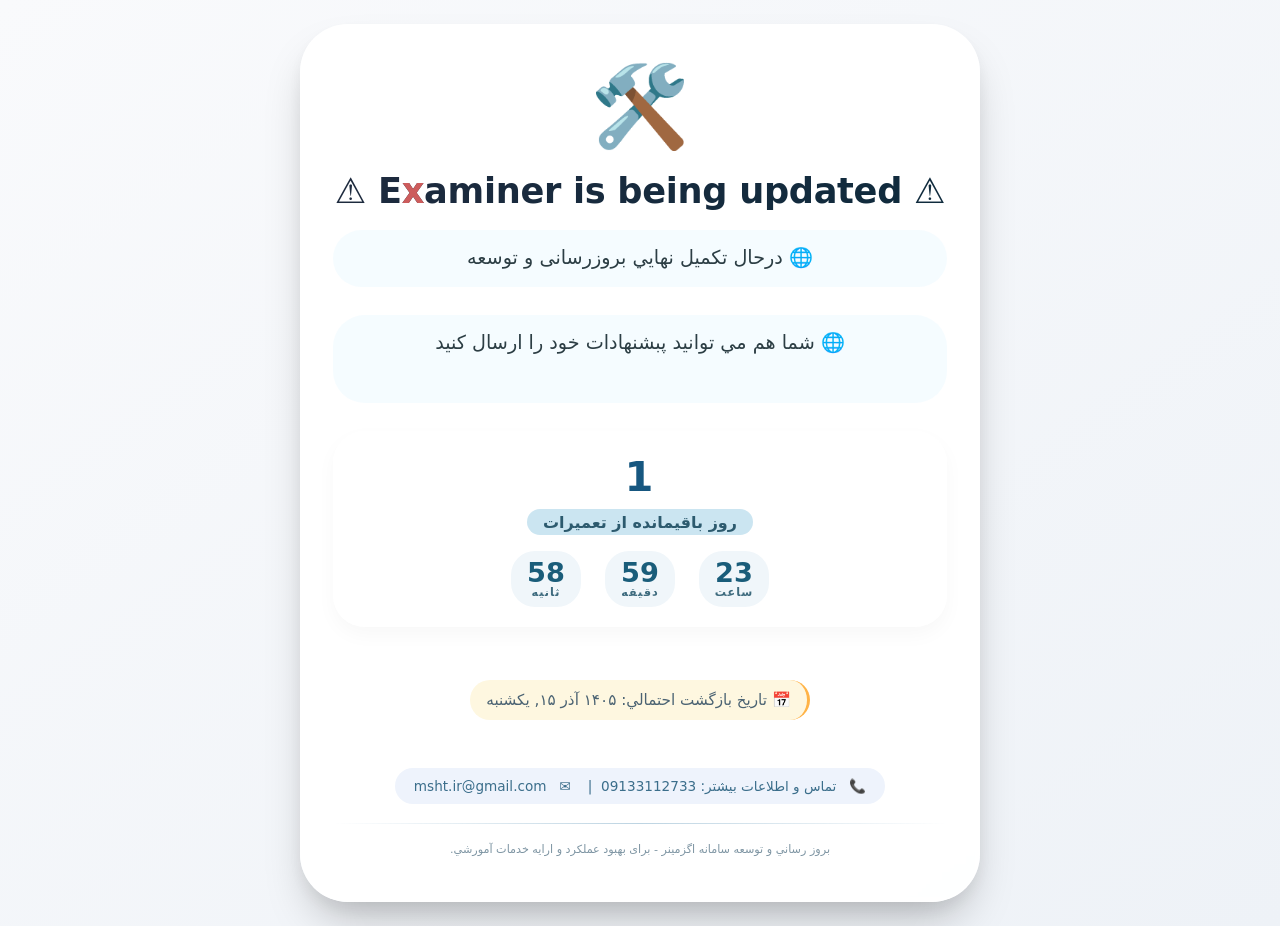
<file: ExaminerB/.appCatalog/index.html>
<!DOCTYPE html>
<html lang="fa" dir="rtl">
<head>
    <meta charset="UTF-8">
    <meta name="viewport" content="width=device-width, initial-scale=1.0, user-scalable=yes">
    <title>سایت در حال تعمیرات</title>
    <style>
        * {
            margin: 0;
            padding: 0;
            box-sizing: border-box;
        }

        body {
            background: linear-gradient(145deg, #f9fafc 0%, #eef2f7 100%);
            font-family: 'Segoe UI', 'Tahoma', 'Roboto', 'Vazir', system-ui, -apple-system, 'Helvetica Neue', sans-serif;
            min-height: 100vh;
            display: flex;
            align-items: center;
            justify-content: center;
            padding: 1.5rem;
        }

        /* کانتینر اصلی با افکت شیشه‌ای و سایه نرم */
        .maintenance-card {
            max-width: 680px;
            width: 100%;
            background: rgba(255, 255, 255, 0.94);
            backdrop-filter: blur(2px);
            border-radius: 3rem;
            box-shadow: 0 25px 45px -12px rgba(0, 0, 0, 0.25), 0 8px 18px rgba(0, 0, 0, 0.05);
            padding: 2.2rem 2rem 2.8rem;
            text-align: center;
            transition: all 0.3s ease;
            border: 1px solid rgba(255,255,255,0.6);
        }

        @media (max-width: 550px) {
            .maintenance-card {
                padding: 1.8rem 1.2rem 2.2rem;
                border-radius: 2rem;
            }
        }

        /* آیکون بزرگ تعمیرات با انیمیشن خفیف */
        .icon-tools {
            font-size: 5rem;
            margin-bottom: 1rem;
            display: inline-block;
            animation: subtleWrench 2.2s infinite ease-in-out;
        }

        @keyframes subtleWrench {
            0% { transform: rotate(0deg) scale(1); }
            50% { transform: rotate(8deg) scale(1.08); }
            100% { transform: rotate(0deg) scale(1); }
        }

        /* عنوان اصلی */
        h1 {
            font-size: 2.2rem;
            font-weight: 800;
            background: linear-gradient(135deg, #1e2a3e, #0f2b3d);
            background-clip: text;
            -webkit-background-clip: text;
            color: transparent;
            margin-bottom: 1.2rem;
            letter-spacing: -0.3px;
        }

        @media (max-width: 480px) {
            h1 {
                font-size: 1.8rem;
            }
        }

        /* متن پیام اصلی */
        .message {
            font-size: 1.2rem;
            line-height: 1.6;
            color: #2c3e44;
            background: #ecf9ff80;
            padding: 0.8rem 1rem;
            border-radius: 2rem;
            margin-bottom: 1.8rem;
            font-weight: 500;
            backdrop-filter: blur(2px);
        }

        /* باکس تایمر و روزهای باقیمانده */
        .timer-box {
            background: #ffffffdd;
            backdrop-filter: blur(8px);
            border-radius: 2rem;
            padding: 1.2rem 1rem;
            margin: 1.8rem 0;
            border: 1px solid #ffffffaa;
            box-shadow: 0 8px 20px rgba(0,0,0,0.03);
        }

        .days-remaining {
            font-size: 2.6rem;
            font-weight: 800;
            background: linear-gradient(120deg, #1f6392, #0e4b6e);
            background-clip: text;
            -webkit-background-clip: text;
            color: transparent;
            line-height: 1.2;
            letter-spacing: 2px;
        }

        .days-label {
            font-size: 1rem;
            font-weight: 600;
            color: #2c5a6e;
            background: #cbe5f1;
            display: inline-block;
            padding: 0.2rem 1rem;
            border-radius: 40px;
            margin-top: 0.5rem;
        }

        .countdown-row {
            display: flex;
            justify-content: center;
            gap: 1.5rem;
            flex-wrap: wrap;
            margin-top: 1rem;
        }

        .countdown-item {
            background: #f0f6fa;
            border-radius: 1.5rem;
            padding: 0.5rem 0.9rem;
            min-width: 70px;
            text-align: center;
        }

        .countdown-number {
            font-size: 1.7rem;
            font-weight: 800;
            color: #1a5d7a;
            line-height: 1;
        }

        .countdown-text {
            font-size: 0.7rem;
            text-transform: uppercase;
            color: #3e6b7e;
            letter-spacing: 1px;
            font-weight: 600;
        }

        /* توضیحات تکمیلی */
        .info-text {
            color: #4a6272;
            margin: 1.5rem 0 1rem;
            font-size: 0.95rem;
            background: #fef7e0;
            padding: 0.7rem 1rem;
            border-radius: 2rem;
            display: inline-block;
            width: auto;
            border-right: 3px solid #ffb347;
        }

        /* آیکون سوشال یا تماس */
        .contact-hint {
            margin-top: 2rem;
            display: flex;
            align-items: center;
            justify-content: center;
            gap: 0.8rem;
            flex-wrap: wrap;
            font-size: 0.85rem;
            color: #3b6e8b;
            background: #eef3fc;
            padding: 0.6rem 1.2rem;
            border-radius: 3rem;
            width: fit-content;
            margin-left: auto;
            margin-right: auto;
        }

        .contact-hint span {
            font-weight: 500;
        }

        hr {
            margin: 1.2rem 0;
            border: none;
            height: 1px;
            background: radial-gradient(circle, #bdd4e2, transparent);
        }

        footer {
            font-size: 0.7rem;
            color: #7e95a3;
            margin-top: 1.2rem;
        }

        @keyframes fadeSlide {
            from {
                opacity: 0;
                transform: translateY(12px);
            }
            to {
                opacity: 1;
                transform: translateY(0);
            }
        }

        .maintenance-card > * {
            animation: fadeSlide 0.45s ease forwards;
        }
    </style>
</head>
<body>

<div class="maintenance-card">
    <!-- نماد ابزارها -->
    <div class="icon-tools">
        🛠️
    </div>

    <h1>⚠️ E<span style="color:indianred">x</span>aminer is being updated ⚠️</h1>

    <div class="message">
        🌐 درحال تکميل نهايي بروزرسانی و توسعه<br>

    </div>
    <div class="message">
        🌐  شما هم مي توانيد پبشنهادات خود را ارسال کنيد
        <br>

        <br>
    </div>

    <div class="timer-box">
        <div class="days-remaining" id="daysCount">2</div>
        <div class="days-label">روز باقیمانده از تعمیرات</div>
        
        <!-- نمایش جزئی ساعت، دقیقه و ثانیه برای شفافیت بیشتر -->
        <div class="countdown-row" id="countdownDetail">
            <div class="countdown-item">
                <div class="countdown-number" id="hoursRemain">00</div>
                <div class="countdown-text">ساعت</div>
            </div>
            <div class="countdown-item">
                <div class="countdown-number" id="minutesRemain">00</div>
                <div class="countdown-text">دقیقه</div>
            </div>
            <div class="countdown-item">
                <div class="countdown-number" id="secondsRemain">00</div>
                <div class="countdown-text">ثانیه</div>
            </div>
        </div>
    </div>

    <div class="info-text">
        📅 تاریخ بازگشت احتمالي: <span id="returnDate"></span>
    </div>

    <div class="contact-hint">
        <span>📞</span> تماس و اطلاعات بيشتر: 09133112733 &nbsp;|&nbsp;
        <span>✉️</span> msht.ir@gmail.com
    </div>
    <hr>
    <footer>
        بروز رساني و توسعه سامانه اگزمينر - برای بهبود عملکرد و ارايه خدمات آمورشي.
    </footer>
</div>

<script>
    (function() {
        // --- تنظیمات زمان: 2 روز از لحظه بارگذاری صفحه ---
        // ما یک تاریخ هدف را طوری تنظیم می‌کنیم که دقیقاً 2 روز از اکنون باشد
        // این روش باعث می‌شود هر کاربری که صفحه را باز می‌کند، 2 روز تعمیر برایش محاسبه شود.
        // اما برای حفظ ثبات در بازدیدهای مکرر در همان جلسه، از new Date استفاده می‌کنیم.
        // اگر می‌خواهید برای همه کاربران یکسان باشد (مثلاً از تاریخ ثابت), می‌توانید تغییر دهید.
        // در اینجا فرض می‌کنیم تعمیرات از هم‌اکنون شروع شده و 2 روز به طول می‌انجامد.
        
        let targetDate;    // هدف پایان تعمیرات
        
        function initTimer() {
            // تنظیم تاریخ پایان = اکنون + 2 روز (48 ساعت)
            const now = new Date();
            targetDate = new Date(now.getTime() + (2 * 24 * 60 * 60 * 1000));
            // برای نمایش تاریخ بازگشت پیش‌بینی شده به شکل محلی
            updateReturnDateDisplay(targetDate);
            // شروع به‌روزرسانی شمارش معکوس
            updateCountdown();
        }

        // نمایش تاریخ بازگشت در فرمت فارسی / عددی
        function updateReturnDateDisplay(dateObj) {
            const returnDateSpan = document.getElementById('returnDate');
            if (returnDateSpan) {
                const options = { year: 'numeric', month: 'long', day: 'numeric', weekday: 'long' };
                const formatted = dateObj.toLocaleDateString('fa-IR', options);
                returnDateSpan.innerText = formatted;
            }
        }

        // محاسبه اختلاف زمانی و بروزرسانی DOM
        function updateCountdown() {
            if (!targetDate) return;
            
            const now = new Date().getTime();
            const distance = targetDate.getTime() - now;
            
            // روزهای کامل باقیمانده (حداکثر 2 روز)
            let daysLeft = Math.floor(distance / (1000 * 60 * 60 * 24));
            let hoursLeft = Math.floor((distance % (1000 * 60 * 60 * 24)) / (1000 * 60 * 60));
            let minutesLeft = Math.floor((distance % (1000 * 60 * 60)) / (1000 * 60));
            let secondsLeft = Math.floor((distance % (1000 * 60)) / 1000);
            
            // اگر زمان به پایان رسید یا منفی شد، همه چیز را صفر نشان بده و پیام "هم اکنون بازگشایی"
            if (distance < 0) {
                daysLeft = 0;
                hoursLeft = 0;
                minutesLeft = 0;
                secondsLeft = 0;
                // در صورت اتمام زمان، می‌توان متن روزها و تایمر را تغییر داد
                const daysSpan = document.getElementById('daysCount');
                if (daysSpan) daysSpan.innerText = "۰";
                const hoursSpan = document.getElementById('hoursRemain');
                const minutesSpan = document.getElementById('minutesRemain');
                const secondsSpan = document.getElementById('secondsRemain');
                if (hoursSpan) hoursSpan.innerText = "۰۰";
                if (minutesSpan) minutesSpan.innerText = "۰۰";
                if (secondsSpan) secondsSpan.innerText = "۰۰";
                
                // همچنین یک پیام جدید اضافه کنیم که سایت آماده است اما با احتیاط (اختیاری)
                const timerBox = document.querySelector('.timer-box');
                if (timerBox && !timerBox.querySelector('.finished-msg')) {
                    const finishMsg = document.createElement('div');
                    finishMsg.className = 'info-text';
                    finishMsg.style.background = "#d4edc9";
                    finishMsg.style.marginTop = "12px";
                    finishMsg.innerText = "✅ تعمیرات به پایان رسیده! سایت در حال بازگشایی است.";
                    timerBox.parentNode.insertBefore(finishMsg, timerBox.nextSibling);
                }
                return;
            }
            
            // نمایش روزها
            const daysElement = document.getElementById('daysCount');
            if (daysElement) {
                daysElement.innerText = daysLeft;
            }
            
            // نمایش ساعت، دقیقه، ثانیه با فرمت دو رقم
            const hoursElement = document.getElementById('hoursRemain');
            const minutesElement = document.getElementById('minutesRemain');
            const secondsElement = document.getElementById('secondsRemain');
            
            if (hoursElement) hoursElement.innerText = hoursLeft < 10 ? '0' + hoursLeft : hoursLeft;
            if (minutesElement) minutesElement.innerText = minutesLeft < 10 ? '0' + minutesLeft : minutesLeft;
            if (secondsElement) secondsElement.innerText = secondsLeft < 10 ? '0' + secondsLeft : secondsLeft;
        }
        
        // اجرای تایمر هر 1 ثانیه
        let intervalId = null;
        
        function startTimerInterval() {
            if (intervalId) clearInterval(intervalId);
            // اولین بروزرسانی فوری
            updateCountdown();
            intervalId = setInterval(() => {
                updateCountdown();
                // اگر زمان به اتمام رسید، اینتروال را پاک کنیم (اختیاری)
                if (targetDate && new Date().getTime() >= targetDate.getTime()) {
                    // پس از اتمام دقت کنیم که پیام نهایی را نمایش دهد، اما اینتروال را می‌توان نگه داشت ولی خطایی ندارد
                    // فقط برای بهینه‌سازی متوقف می‌کنیم تا اجرای بی‌فایده نباشد
                    if (intervalId) {
                        clearInterval(intervalId);
                        intervalId = null;
                    }
                }
            }, 1000);
        }
        
        // مقداردهی اولیه و شروع
        initTimer();
        startTimerInterval();
        
        // همچنین برای اطمینان از تطابق صفحه در فوکوس مجدد (optional)
        window.addEventListener('focus', () => {
            if (targetDate) updateCountdown();
        });
        
        // در صورت نیاز به تنظیم مجدد (مثل تغییرات کنسول) اما نیازی نیست
    })();
</script>
</body>
</html>
</file>
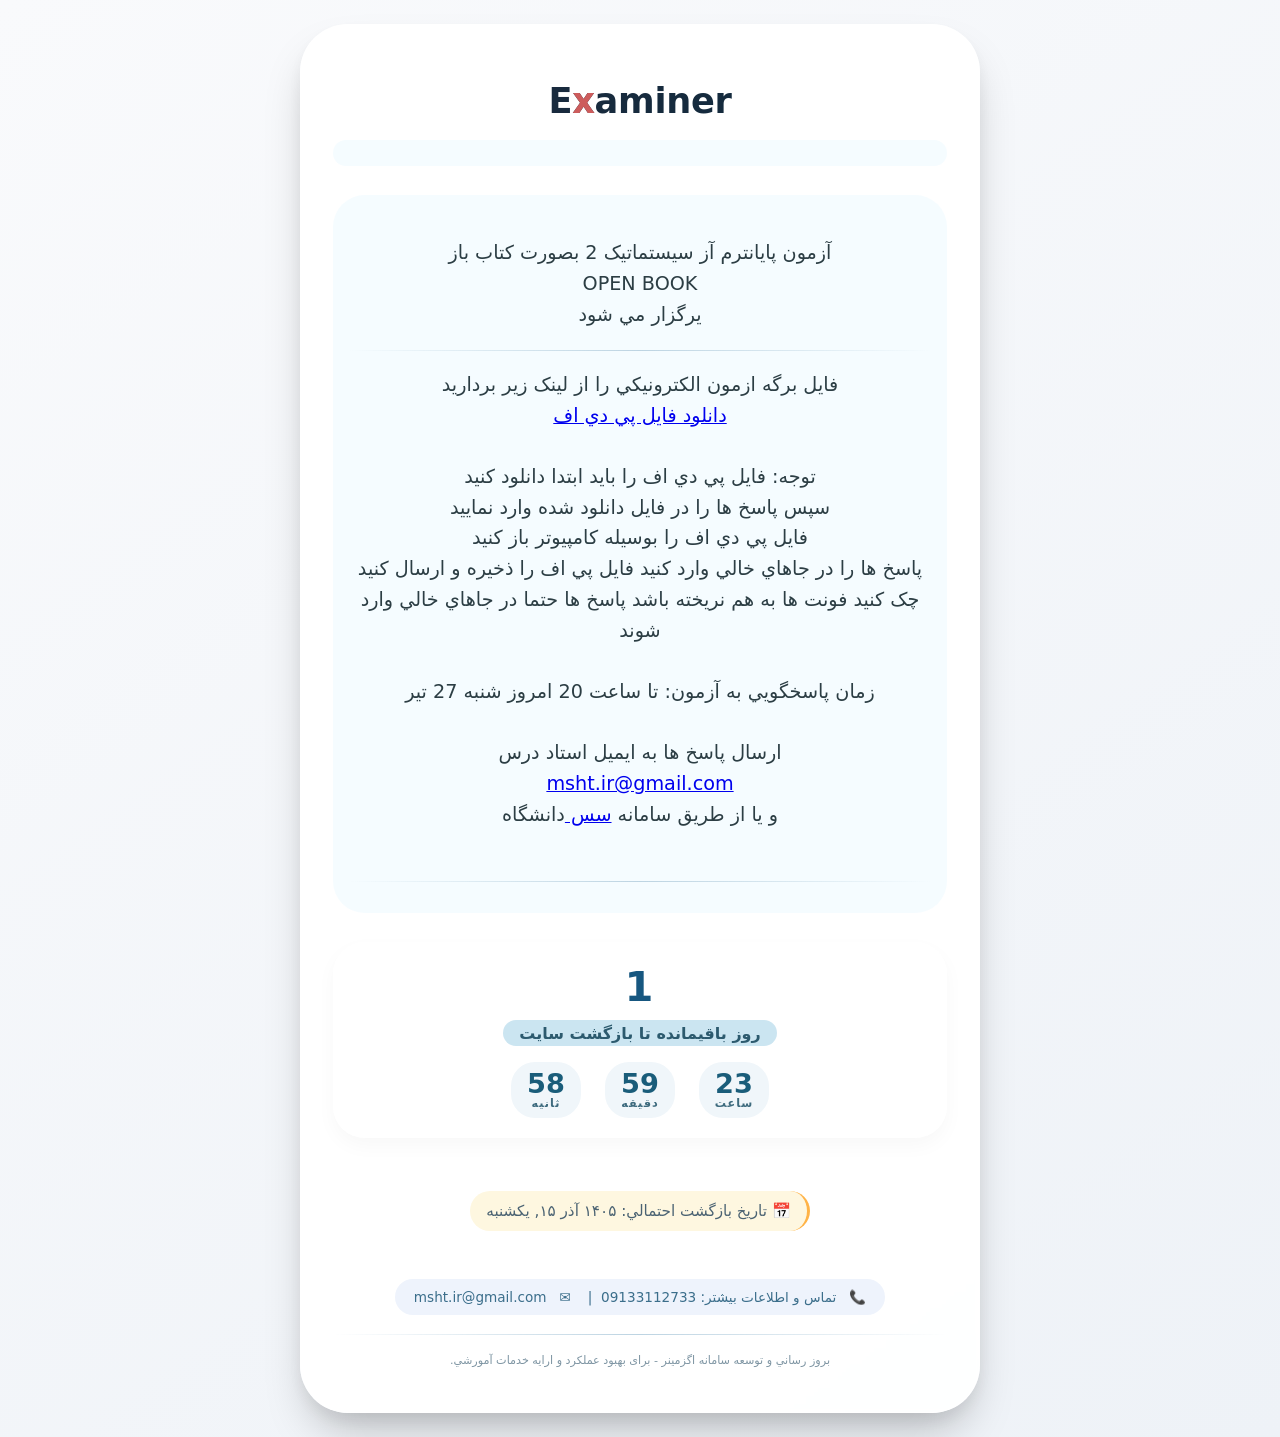
<file: ExaminerB/.appCatalog/index - Copy (2).html>
<!DOCTYPE html>
<html lang="fa" dir="rtl">
<head>
    <meta charset="UTF-8">
    <meta name="viewport" content="width=device-width, initial-scale=1.0, user-scalable=yes">
    <title>سایت در حال تعمیرات</title>
    <style>
        * {
            margin: 0;
            padding: 0;
            box-sizing: border-box;
        }

        body {
            background: linear-gradient(145deg, #f9fafc 0%, #eef2f7 100%);
            font-family: 'Segoe UI', 'Tahoma', 'Roboto', 'Vazir', system-ui, -apple-system, 'Helvetica Neue', sans-serif;
            min-height: 100vh;
            display: flex;
            align-items: center;
            justify-content: center;
            padding: 1.5rem;
        }

        /* کانتینر اصلی با افکت شیشه‌ای و سایه نرم */
        .maintenance-card {
            max-width: 680px;
            width: 100%;
            background: rgba(255, 255, 255, 0.94);
            backdrop-filter: blur(2px);
            border-radius: 3rem;
            box-shadow: 0 25px 45px -12px rgba(0, 0, 0, 0.25), 0 8px 18px rgba(0, 0, 0, 0.05);
            padding: 2.2rem 2rem 2.8rem;
            text-align: center;
            transition: all 0.3s ease;
            border: 1px solid rgba(255,255,255,0.6);
        }

        @media (max-width: 550px) {
            .maintenance-card {
                padding: 1.8rem 1.2rem 2.2rem;
                border-radius: 2rem;
            }
        }

        /* آیکون بزرگ تعمیرات با انیمیشن خفیف */
        .icon-tools {
            font-size: 5rem;
            margin-bottom: 1rem;
            display: inline-block;
            animation: subtleWrench 2.2s infinite ease-in-out;
        }

        @keyframes subtleWrench {
            0% { transform: rotate(0deg) scale(1); }
            50% { transform: rotate(8deg) scale(1.08); }
            100% { transform: rotate(0deg) scale(1); }
        }

        /* عنوان اصلی */
        h1 {
            font-size: 2.2rem;
            font-weight: 800;
            background: linear-gradient(135deg, #1e2a3e, #0f2b3d);
            background-clip: text;
            -webkit-background-clip: text;
            color: transparent;
            margin-bottom: 1.2rem;
            letter-spacing: -0.3px;
        }

        @media (max-width: 480px) {
            h1 {
                font-size: 1.8rem;
            }
        }

        /* متن پیام اصلی */
        .message {
            font-size: 1.2rem;
            line-height: 1.6;
            color: #2c3e44;
            background: #ecf9ff80;
            padding: 0.8rem 1rem;
            border-radius: 2rem;
            margin-bottom: 1.8rem;
            font-weight: 500;
            backdrop-filter: blur(2px);
        }

        /* باکس تایمر و روزهای باقیمانده */
        .timer-box {
            background: #ffffffdd;
            backdrop-filter: blur(8px);
            border-radius: 2rem;
            padding: 1.2rem 1rem;
            margin: 1.8rem 0;
            border: 1px solid #ffffffaa;
            box-shadow: 0 8px 20px rgba(0,0,0,0.03);
        }

        .days-remaining {
            font-size: 2.6rem;
            font-weight: 800;
            background: linear-gradient(120deg, #1f6392, #0e4b6e);
            background-clip: text;
            -webkit-background-clip: text;
            color: transparent;
            line-height: 1.2;
            letter-spacing: 2px;
        }

        .days-label {
            font-size: 1rem;
            font-weight: 600;
            color: #2c5a6e;
            background: #cbe5f1;
            display: inline-block;
            padding: 0.2rem 1rem;
            border-radius: 40px;
            margin-top: 0.5rem;
        }

        .countdown-row {
            display: flex;
            justify-content: center;
            gap: 1.5rem;
            flex-wrap: wrap;
            margin-top: 1rem;
        }

        .countdown-item {
            background: #f0f6fa;
            border-radius: 1.5rem;
            padding: 0.5rem 0.9rem;
            min-width: 70px;
            text-align: center;
        }

        .countdown-number {
            font-size: 1.7rem;
            font-weight: 800;
            color: #1a5d7a;
            line-height: 1;
        }

        .countdown-text {
            font-size: 0.7rem;
            text-transform: uppercase;
            color: #3e6b7e;
            letter-spacing: 1px;
            font-weight: 600;
        }

        /* توضیحات تکمیلی */
        .info-text {
            color: #4a6272;
            margin: 1.5rem 0 1rem;
            font-size: 0.95rem;
            background: #fef7e0;
            padding: 0.7rem 1rem;
            border-radius: 2rem;
            display: inline-block;
            width: auto;
            border-right: 3px solid #ffb347;
        }

        /* آیکون سوشال یا تماس */
        .contact-hint {
            margin-top: 2rem;
            display: flex;
            align-items: center;
            justify-content: center;
            gap: 0.8rem;
            flex-wrap: wrap;
            font-size: 0.85rem;
            color: #3b6e8b;
            background: #eef3fc;
            padding: 0.6rem 1.2rem;
            border-radius: 3rem;
            width: fit-content;
            margin-left: auto;
            margin-right: auto;
        }

        .contact-hint span {
            font-weight: 500;
        }

        hr {
            margin: 1.2rem 0;
            border: none;
            height: 1px;
            background: radial-gradient(circle, #bdd4e2, transparent);
        }

        footer {
            font-size: 0.7rem;
            color: #7e95a3;
            margin-top: 1.2rem;
        }

        @keyframes fadeSlide {
            from {
                opacity: 0;
                transform: translateY(12px);
            }
            to {
                opacity: 1;
                transform: translateY(0);
            }
        }

        .maintenance-card > * {
            animation: fadeSlide 0.45s ease forwards;
        }
    </style>
</head>
<body>

<div class="maintenance-card">
    <!-- نماد ابزارها -->
    <div class="icon-tools">
        
    </div>

    <h1> E<span style="color:indianred">x</span>aminer </h1>

    <div class="message">

    </div>
    <div class="message">
        <br>
            آزمون پايانترم آز سيستماتيک 2 بصورت کتاب باز
             <br>
            OPEN BOOK
             <br>
            يرگزار مي شود
             <br>
<hr>
            فايل برگه ازمون الکترونيکي را از لينک زير برداريد
             <br>
             <a href="https://drive.google.com/file/d/1n4I8Bwcacks7NsR4dufkP5uFZJDZ8akE/view?usp=drive_link">دانلود فايل پي دي اف</a>             
             <br>
             <br>
توجه: فايل پي دي اف را بايد ابتدا دانلود کنيد 
             <br>

سپس پاسخ ها را در فايل دانلود شده وارد نماييد
             <br>

فايل پي دي اف را بوسيله کامپيوتر باز کنيد 
             <br>
پاسخ ها را در جاهاي خالي وارد کنيد
فايل پي اف را ذخيره و ارسال کنيد
             <br>
             چک کنيد فونت ها به هم نريخته باشد
             پاسخ ها حتما در جاهاي خالي وارد شوند
             <br>
             <br>
زمان پاسخگويي به آزمون: تا ساعت 20 امروز شنبه 27 تير
             <br>
             <br>
 ارسال پاسخ ها به ايميل استاد درس
             <br>
 <a href="mailto:msht.ir@gmail.com">msht.ir@gmail.com</a>
            <br>
 و يا از طريق سامانه
<a href="https://sess.sku.ac.ir/Sess/15616681864"> سس </a>
  دانشگاه 
             <br>
             <br>
<hr>

            </div>

    <div class="timer-box">
        <div class="days-remaining" id="daysCount">2</div>
        <div class="days-label">روز باقیمانده تا بازگشت سايت</div>
        
        <!-- نمایش جزئی ساعت، دقیقه و ثانیه برای شفافیت بیشتر -->
        <div class="countdown-row" id="countdownDetail">
            <div class="countdown-item">
                <div class="countdown-number" id="hoursRemain">00</div>
                <div class="countdown-text">ساعت</div>
            </div>
            <div class="countdown-item">
                <div class="countdown-number" id="minutesRemain">00</div>
                <div class="countdown-text">دقیقه</div>
            </div>
            <div class="countdown-item">
                <div class="countdown-number" id="secondsRemain">00</div>
                <div class="countdown-text">ثانیه</div>
            </div>
        </div>
    </div>

    <div class="info-text">
        📅 تاریخ بازگشت احتمالي: <span id="returnDate"></span>
    </div>

    <div class="contact-hint">
        <span>📞</span> تماس و اطلاعات بيشتر: 09133112733 &nbsp;|&nbsp;
        <span>✉️</span> msht.ir@gmail.com
    </div>
    <hr>
    <footer>
        بروز رساني و توسعه سامانه اگزمينر - برای بهبود عملکرد و ارايه خدمات آمورشي.
    </footer>
</div>

<script>
    (function() {
        // --- تنظیمات زمان: 2 روز از لحظه بارگذاری صفحه ---
        // ما یک تاریخ هدف را طوری تنظیم می‌کنیم که دقیقاً 2 روز از اکنون باشد
        // این روش باعث می‌شود هر کاربری که صفحه را باز می‌کند، 2 روز تعمیر برایش محاسبه شود.
        // اما برای حفظ ثبات در بازدیدهای مکرر در همان جلسه، از new Date استفاده می‌کنیم.
        // اگر می‌خواهید برای همه کاربران یکسان باشد (مثلاً از تاریخ ثابت), می‌توانید تغییر دهید.
        // در اینجا فرض می‌کنیم تعمیرات از هم‌اکنون شروع شده و 2 روز به طول می‌انجامد.
        
        let targetDate;    // هدف پایان تعمیرات
        
        function initTimer() {
            // تنظیم تاریخ پایان = اکنون + 2 روز (48 ساعت)
            const now = new Date();
            targetDate = new Date(now.getTime() + (2 * 24 * 60 * 60 * 1000));
            // برای نمایش تاریخ بازگشت پیش‌بینی شده به شکل محلی
            updateReturnDateDisplay(targetDate);
            // شروع به‌روزرسانی شمارش معکوس
            updateCountdown();
        }

        // نمایش تاریخ بازگشت در فرمت فارسی / عددی
        function updateReturnDateDisplay(dateObj) {
            const returnDateSpan = document.getElementById('returnDate');
            if (returnDateSpan) {
                const options = { year: 'numeric', month: 'long', day: 'numeric', weekday: 'long' };
                const formatted = dateObj.toLocaleDateString('fa-IR', options);
                returnDateSpan.innerText = formatted;
            }
        }

        // محاسبه اختلاف زمانی و بروزرسانی DOM
        function updateCountdown() {
            if (!targetDate) return;
            
            const now = new Date().getTime();
            const distance = targetDate.getTime() - now;
            
            // روزهای کامل باقیمانده (حداکثر 2 روز)
            let daysLeft = Math.floor(distance / (1000 * 60 * 60 * 24));
            let hoursLeft = Math.floor((distance % (1000 * 60 * 60 * 24)) / (1000 * 60 * 60));
            let minutesLeft = Math.floor((distance % (1000 * 60 * 60)) / (1000 * 60));
            let secondsLeft = Math.floor((distance % (1000 * 60)) / 1000);
            
            // اگر زمان به پایان رسید یا منفی شد، همه چیز را صفر نشان بده و پیام "هم اکنون بازگشایی"
            if (distance < 0) {
                daysLeft = 0;
                hoursLeft = 0;
                minutesLeft = 0;
                secondsLeft = 0;
                // در صورت اتمام زمان، می‌توان متن روزها و تایمر را تغییر داد
                const daysSpan = document.getElementById('daysCount');
                if (daysSpan) daysSpan.innerText = "۰";
                const hoursSpan = document.getElementById('hoursRemain');
                const minutesSpan = document.getElementById('minutesRemain');
                const secondsSpan = document.getElementById('secondsRemain');
                if (hoursSpan) hoursSpan.innerText = "۰۰";
                if (minutesSpan) minutesSpan.innerText = "۰۰";
                if (secondsSpan) secondsSpan.innerText = "۰۰";
                
                // همچنین یک پیام جدید اضافه کنیم که سایت آماده است اما با احتیاط (اختیاری)
                const timerBox = document.querySelector('.timer-box');
                if (timerBox && !timerBox.querySelector('.finished-msg')) {
                    const finishMsg = document.createElement('div');
                    finishMsg.className = 'info-text';
                    finishMsg.style.background = "#d4edc9";
                    finishMsg.style.marginTop = "12px";
                    finishMsg.innerText = "✅ تعمیرات به پایان رسیده! سایت در حال بازگشایی است.";
                    timerBox.parentNode.insertBefore(finishMsg, timerBox.nextSibling);
                }
                return;
            }
            
            // نمایش روزها
            const daysElement = document.getElementById('daysCount');
            if (daysElement) {
                daysElement.innerText = daysLeft;
            }
            
            // نمایش ساعت، دقیقه، ثانیه با فرمت دو رقم
            const hoursElement = document.getElementById('hoursRemain');
            const minutesElement = document.getElementById('minutesRemain');
            const secondsElement = document.getElementById('secondsRemain');
            
            if (hoursElement) hoursElement.innerText = hoursLeft < 10 ? '0' + hoursLeft : hoursLeft;
            if (minutesElement) minutesElement.innerText = minutesLeft < 10 ? '0' + minutesLeft : minutesLeft;
            if (secondsElement) secondsElement.innerText = secondsLeft < 10 ? '0' + secondsLeft : secondsLeft;
        }
        
        // اجرای تایمر هر 1 ثانیه
        let intervalId = null;
        
        function startTimerInterval() {
            if (intervalId) clearInterval(intervalId);
            // اولین بروزرسانی فوری
            updateCountdown();
            intervalId = setInterval(() => {
                updateCountdown();
                // اگر زمان به اتمام رسید، اینتروال را پاک کنیم (اختیاری)
                if (targetDate && new Date().getTime() >= targetDate.getTime()) {
                    // پس از اتمام دقت کنیم که پیام نهایی را نمایش دهد، اما اینتروال را می‌توان نگه داشت ولی خطایی ندارد
                    // فقط برای بهینه‌سازی متوقف می‌کنیم تا اجرای بی‌فایده نباشد
                    if (intervalId) {
                        clearInterval(intervalId);
                        intervalId = null;
                    }
                }
            }, 1000);
        }
        
        // مقداردهی اولیه و شروع
        initTimer();
        startTimerInterval();
        
        // همچنین برای اطمینان از تطابق صفحه در فوکوس مجدد (optional)
        window.addEventListener('focus', () => {
            if (targetDate) updateCountdown();
        });
        
        // در صورت نیاز به تنظیم مجدد (مثل تغییرات کنسول) اما نیازی نیست
    })();
</script>
</body>
</html>
</file>
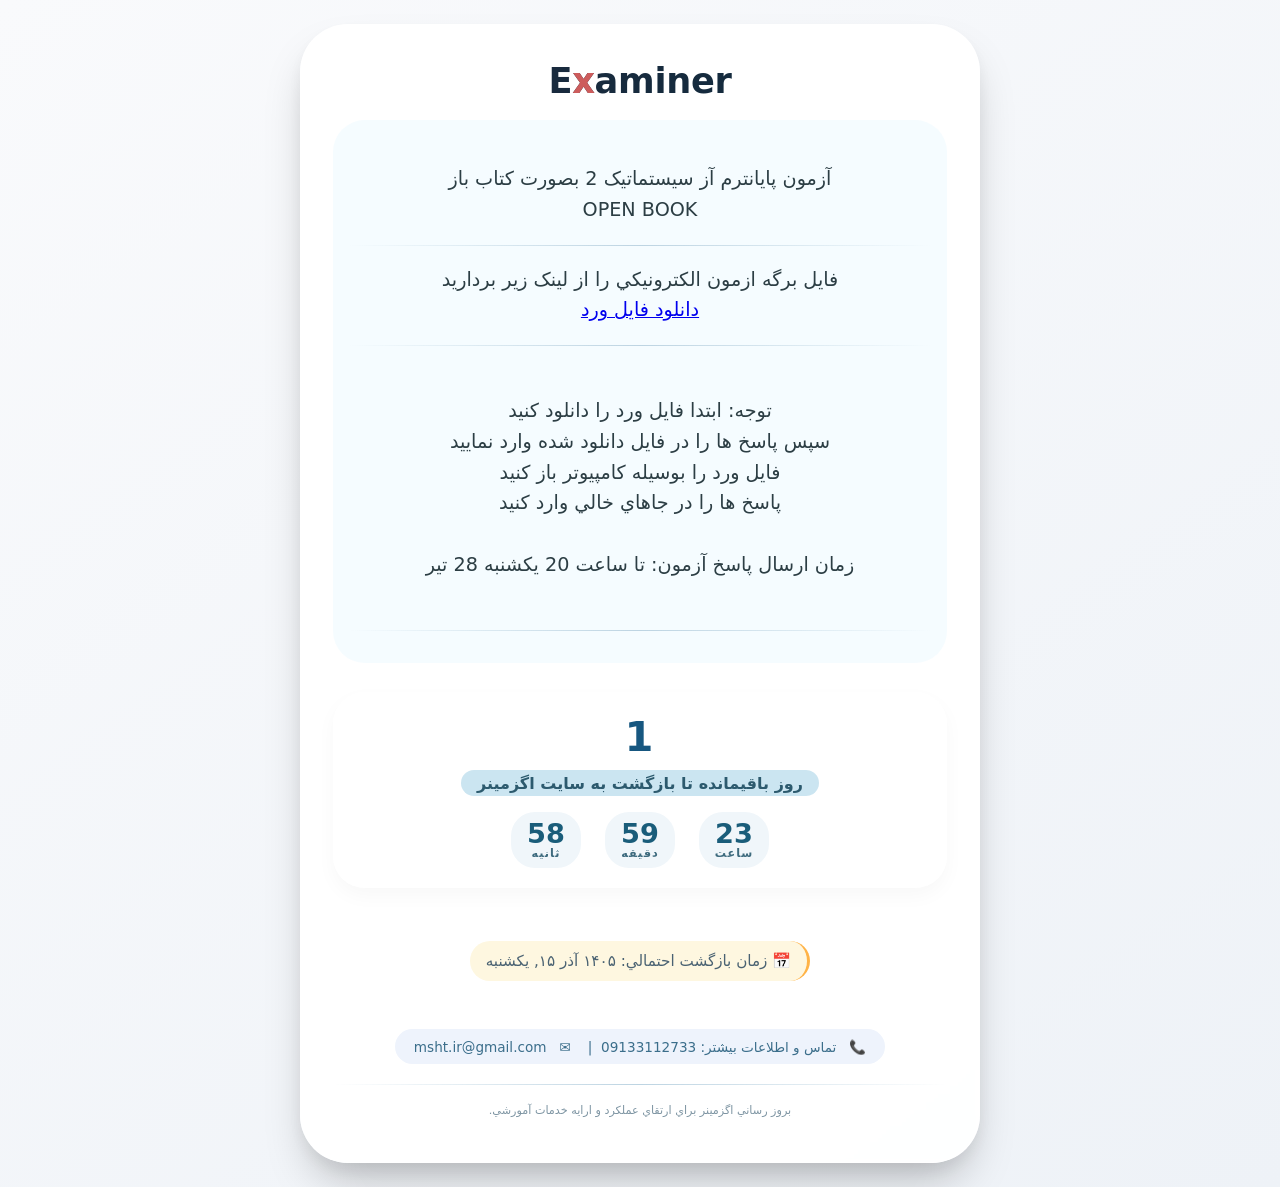
<file: ExaminerB/.appCatalog/index_Lab Final.html>
<!DOCTYPE html>
<html lang="fa" dir="rtl">
<head>
    <meta charset="UTF-8">
    <meta name="viewport" content="width=device-width, initial-scale=1.0, user-scalable=yes">
    <title>سایت در حال تعمیرات</title>
    <style>
        * {
            margin: 0;
            padding: 0;
            box-sizing: border-box;
        }

        body {
            background: linear-gradient(145deg, #f9fafc 0%, #eef2f7 100%);
            font-family: 'Segoe UI', 'Tahoma', 'Roboto', 'Vazir', system-ui, -apple-system, 'Helvetica Neue', sans-serif;
            min-height: 100vh;
            display: flex;
            align-items: center;
            justify-content: center;
            padding: 1.5rem;
        }

        /* کانتینر اصلی با افکت شیشه‌ای و سایه نرم */
        .maintenance-card {
            max-width: 680px;
            width: 100%;
            background: rgba(255, 255, 255, 0.94);
            backdrop-filter: blur(2px);
            border-radius: 3rem;
            box-shadow: 0 25px 45px -12px rgba(0, 0, 0, 0.25), 0 8px 18px rgba(0, 0, 0, 0.05);
            padding: 2.2rem 2rem 2.8rem;
            text-align: center;
            transition: all 0.3s ease;
            border: 1px solid rgba(255,255,255,0.6);
        }

        @media (max-width: 550px) {
            .maintenance-card {
                padding: 1.8rem 1.2rem 2.2rem;
                border-radius: 2rem;
            }
        }

        /* آیکون بزرگ تعمیرات با انیمیشن خفیف */
        .icon-tools {
            font-size: 5rem;
            margin-bottom: 1rem;
            display: inline-block;
            animation: subtleWrench 2.2s infinite ease-in-out;
        }

        @keyframes subtleWrench {
            0% { transform: rotate(0deg) scale(1); }
            50% { transform: rotate(8deg) scale(1.08); }
            100% { transform: rotate(0deg) scale(1); }
        }

        /* عنوان اصلی */
        h1 {
            font-size: 2.2rem;
            font-weight: 800;
            background: linear-gradient(135deg, #1e2a3e, #0f2b3d);
            background-clip: text;
            -webkit-background-clip: text;
            color: transparent;
            margin-bottom: 1.2rem;
            letter-spacing: -0.3px;
        }

        @media (max-width: 480px) {
            h1 {
                font-size: 1.8rem;
            }
        }

        /* متن پیام اصلی */
        .message {
            font-size: 1.2rem;
            line-height: 1.6;
            color: #2c3e44;
            background: #ecf9ff80;
            padding: 0.8rem 1rem;
            border-radius: 2rem;
            margin-bottom: 1.8rem;
            font-weight: 500;
            backdrop-filter: blur(2px);
        }

        /* باکس تایمر و روزهای باقیمانده */
        .timer-box {
            background: #ffffffdd;
            backdrop-filter: blur(8px);
            border-radius: 2rem;
            padding: 1.2rem 1rem;
            margin: 1.8rem 0;
            border: 1px solid #ffffffaa;
            box-shadow: 0 8px 20px rgba(0,0,0,0.03);
        }

        .days-remaining {
            font-size: 2.6rem;
            font-weight: 800;
            background: linear-gradient(120deg, #1f6392, #0e4b6e);
            background-clip: text;
            -webkit-background-clip: text;
            color: transparent;
            line-height: 1.2;
            letter-spacing: 2px;
        }

        .days-label {
            font-size: 1rem;
            font-weight: 600;
            color: #2c5a6e;
            background: #cbe5f1;
            display: inline-block;
            padding: 0.2rem 1rem;
            border-radius: 40px;
            margin-top: 0.5rem;
        }

        .countdown-row {
            display: flex;
            justify-content: center;
            gap: 1.5rem;
            flex-wrap: wrap;
            margin-top: 1rem;
        }

        .countdown-item {
            background: #f0f6fa;
            border-radius: 1.5rem;
            padding: 0.5rem 0.9rem;
            min-width: 70px;
            text-align: center;
        }

        .countdown-number {
            font-size: 1.7rem;
            font-weight: 800;
            color: #1a5d7a;
            line-height: 1;
        }

        .countdown-text {
            font-size: 0.7rem;
            text-transform: uppercase;
            color: #3e6b7e;
            letter-spacing: 1px;
            font-weight: 600;
        }

        /* توضیحات تکمیلی */
        .info-text {
            color: #4a6272;
            margin: 1.5rem 0 1rem;
            font-size: 0.95rem;
            background: #fef7e0;
            padding: 0.7rem 1rem;
            border-radius: 2rem;
            display: inline-block;
            width: auto;
            border-right: 3px solid #ffb347;
        }

        /* آیکون سوشال یا تماس */
        .contact-hint {
            margin-top: 2rem;
            display: flex;
            align-items: center;
            justify-content: center;
            gap: 0.8rem;
            flex-wrap: wrap;
            font-size: 0.85rem;
            color: #3b6e8b;
            background: #eef3fc;
            padding: 0.6rem 1.2rem;
            border-radius: 3rem;
            width: fit-content;
            margin-left: auto;
            margin-right: auto;
        }

        .contact-hint span {
            font-weight: 500;
        }

        hr {
            margin: 1.2rem 0;
            border: none;
            height: 1px;
            background: radial-gradient(circle, #bdd4e2, transparent);
        }

        footer {
            font-size: 0.7rem;
            color: #7e95a3;
            margin-top: 1.2rem;
        }

        @keyframes fadeSlide {
            from {
                opacity: 0;
                transform: translateY(12px);
            }
            to {
                opacity: 1;
                transform: translateY(0);
            }
        }

        .maintenance-card > * {
            animation: fadeSlide 0.45s ease forwards;
        }
    </style>
</head>
<body>

<div class="maintenance-card">
    <!-- نماد ابزارها -->

    <h1> E<span style="color:indianred">x</span>aminer </h1>

    <div class="message">
        <br>
            آزمون پايانترم آز سيستماتيک 2 بصورت کتاب باز
             <br>
            OPEN BOOK
             <br>
<hr>
            فايل برگه ازمون الکترونيکي را از لينک زير برداريد
             <br>
             <a href="https://drive.google.com/drive/folders/1bSRSDclcRA6SpGDyGpT-Xa66b4Psb5XK">دانلود فايل ورد</a>             
             <br>
<hr>
             <br>توجه: ابتدا فايل ورد را دانلود کنيد 
             <br>سپس پاسخ ها را در فايل دانلود شده وارد نماييد
             <br>فايل ورد را بوسيله کامپيوتر باز کنيد 
             <br>پاسخ ها را در جاهاي خالي وارد کنيد
             <br>
             <br>
زمان ارسال پاسخ آزمون: تا ساعت 20 يکشنبه 28 تير
             <br>
             <br>
<hr>

            </div>

    <div class="timer-box">
        <div class="days-remaining" id="daysCount">2</div>
        <div class="days-label">روز باقیمانده تا بازگشت به سايت اگزمينر</div>
        
        <!-- نمایش جزئی ساعت، دقیقه و ثانیه برای شفافیت بیشتر -->
        <div class="countdown-row" id="countdownDetail">
            <div class="countdown-item">
                <div class="countdown-number" id="hoursRemain">00</div>
                <div class="countdown-text">ساعت</div>
            </div>
            <div class="countdown-item">
                <div class="countdown-number" id="minutesRemain">00</div>
                <div class="countdown-text">دقیقه</div>
            </div>
            <div class="countdown-item">
                <div class="countdown-number" id="secondsRemain">00</div>
                <div class="countdown-text">ثانیه</div>
            </div>
        </div>
    </div>

    <div class="info-text">
        📅 زمان بازگشت احتمالي: <span id="returnDate"></span>
    </div>

    <div class="contact-hint">
        <span>📞</span> تماس و اطلاعات بيشتر: 09133112733 &nbsp;|&nbsp;
        <span>✉️</span> msht.ir@gmail.com
    </div>
    <hr>
    <footer>
        بروز رساني اگزمينر براي ارتقاي عملکرد و ارايه خدمات آمورشي.
    </footer>
</div>

<script>
    (function() {
        // --- تنظیمات زمان: 2 روز از لحظه بارگذاری صفحه ---
        // ما یک تاریخ هدف را طوری تنظیم می‌کنیم که دقیقاً 2 روز از اکنون باشد
        // این روش باعث می‌شود هر کاربری که صفحه را باز می‌کند، 2 روز تعمیر برایش محاسبه شود.
        // اما برای حفظ ثبات در بازدیدهای مکرر در همان جلسه، از new Date استفاده می‌کنیم.
        // اگر می‌خواهید برای همه کاربران یکسان باشد (مثلاً از تاریخ ثابت), می‌توانید تغییر دهید.
        // در اینجا فرض می‌کنیم تعمیرات از هم‌اکنون شروع شده و 2 روز به طول می‌انجامد.
        
        let targetDate;    // هدف پایان تعمیرات
        
        function initTimer() {
            // تنظیم تاریخ پایان = اکنون + 2 روز (48 ساعت)
            const now = new Date();
            targetDate = new Date(now.getTime() + (2 * 24 * 60 * 60 * 1000));
            // برای نمایش تاریخ بازگشت پیش‌بینی شده به شکل محلی
            updateReturnDateDisplay(targetDate);
            // شروع به‌روزرسانی شمارش معکوس
            updateCountdown();
        }

        // نمایش تاریخ بازگشت در فرمت فارسی / عددی
        function updateReturnDateDisplay(dateObj) {
            const returnDateSpan = document.getElementById('returnDate');
            if (returnDateSpan) {
                const options = { year: 'numeric', month: 'long', day: 'numeric', weekday: 'long' };
                const formatted = dateObj.toLocaleDateString('fa-IR', options);
                returnDateSpan.innerText = formatted;
            }
        }

        // محاسبه اختلاف زمانی و بروزرسانی DOM
        function updateCountdown() {
            if (!targetDate) return;
            
            const now = new Date().getTime();
            const distance = targetDate.getTime() - now;
            
            // روزهای کامل باقیمانده (حداکثر 2 روز)
            let daysLeft = Math.floor(distance / (1000 * 60 * 60 * 24));
            let hoursLeft = Math.floor((distance % (1000 * 60 * 60 * 24)) / (1000 * 60 * 60));
            let minutesLeft = Math.floor((distance % (1000 * 60 * 60)) / (1000 * 60));
            let secondsLeft = Math.floor((distance % (1000 * 60)) / 1000);
            
            // اگر زمان به پایان رسید یا منفی شد، همه چیز را صفر نشان بده و پیام "هم اکنون بازگشایی"
            if (distance < 0) {
                daysLeft = 0;
                hoursLeft = 0;
                minutesLeft = 0;
                secondsLeft = 0;
                // در صورت اتمام زمان، می‌توان متن روزها و تایمر را تغییر داد
                const daysSpan = document.getElementById('daysCount');
                if (daysSpan) daysSpan.innerText = "۰";
                const hoursSpan = document.getElementById('hoursRemain');
                const minutesSpan = document.getElementById('minutesRemain');
                const secondsSpan = document.getElementById('secondsRemain');
                if (hoursSpan) hoursSpan.innerText = "۰۰";
                if (minutesSpan) minutesSpan.innerText = "۰۰";
                if (secondsSpan) secondsSpan.innerText = "۰۰";
                
                // همچنین یک پیام جدید اضافه کنیم که سایت آماده است اما با احتیاط (اختیاری)
                const timerBox = document.querySelector('.timer-box');
                if (timerBox && !timerBox.querySelector('.finished-msg')) {
                    const finishMsg = document.createElement('div');
                    finishMsg.className = 'info-text';
                    finishMsg.style.background = "#d4edc9";
                    finishMsg.style.marginTop = "12px";
                    finishMsg.innerText = "✅ تعمیرات به پایان رسیده! سایت در حال بازگشایی است.";
                    timerBox.parentNode.insertBefore(finishMsg, timerBox.nextSibling);
                }
                return;
            }
            
            // نمایش روزها
            const daysElement = document.getElementById('daysCount');
            if (daysElement) {
                daysElement.innerText = daysLeft;
            }
            
            // نمایش ساعت، دقیقه، ثانیه با فرمت دو رقم
            const hoursElement = document.getElementById('hoursRemain');
            const minutesElement = document.getElementById('minutesRemain');
            const secondsElement = document.getElementById('secondsRemain');
            
            if (hoursElement) hoursElement.innerText = hoursLeft < 10 ? '0' + hoursLeft : hoursLeft;
            if (minutesElement) minutesElement.innerText = minutesLeft < 10 ? '0' + minutesLeft : minutesLeft;
            if (secondsElement) secondsElement.innerText = secondsLeft < 10 ? '0' + secondsLeft : secondsLeft;
        }
        
        // اجرای تایمر هر 1 ثانیه
        let intervalId = null;
        
        function startTimerInterval() {
            if (intervalId) clearInterval(intervalId);
            // اولین بروزرسانی فوری
            updateCountdown();
            intervalId = setInterval(() => {
                updateCountdown();
                // اگر زمان به اتمام رسید، اینتروال را پاک کنیم (اختیاری)
                if (targetDate && new Date().getTime() >= targetDate.getTime()) {
                    // پس از اتمام دقت کنیم که پیام نهایی را نمایش دهد، اما اینتروال را می‌توان نگه داشت ولی خطایی ندارد
                    // فقط برای بهینه‌سازی متوقف می‌کنیم تا اجرای بی‌فایده نباشد
                    if (intervalId) {
                        clearInterval(intervalId);
                        intervalId = null;
                    }
                }
            }, 1000);
        }
        
        // مقداردهی اولیه و شروع
        initTimer();
        startTimerInterval();
        
        // همچنین برای اطمینان از تطابق صفحه در فوکوس مجدد (optional)
        window.addEventListener('focus', () => {
            if (targetDate) updateCountdown();
        });
        
        // در صورت نیاز به تنظیم مجدد (مثل تغییرات کنسول) اما نیازی نیست
    })();
</script>
</body>
</html>
</file>
